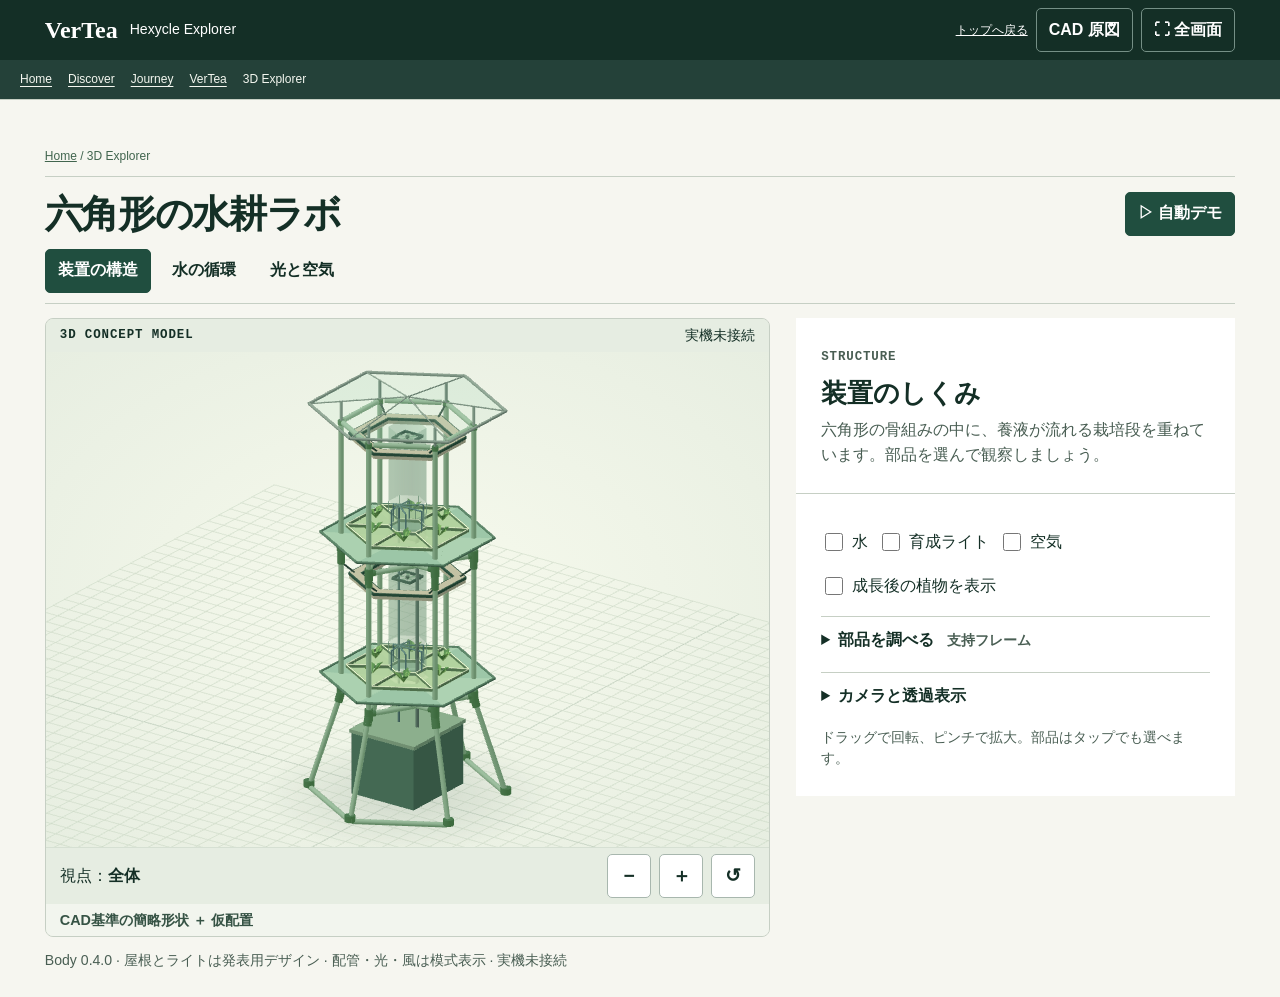
<file: public-site/explorer/index.html>
<!doctype html>
<html lang="ja">
<head>
  <meta charset="utf-8">
  <meta name="viewport" content="width=device-width,initial-scale=1">
  <title>Hexycle | 3D Explorer</title>
  <link rel="stylesheet" href="style.css"><style>.site-links a{color:inherit;text-underline-offset:3px}.site-links a:focus-visible{outline:2px solid #b2d9b7;outline-offset:3px}</style>
</head>
<body>
<header>
  <div class="brand"><b>VerTea</b><span>Hexycle Explorer</span></div>
  <div class="header-controls"><a href="/" target="_top" style="color:inherit;font-size:12px;white-space:nowrap">トップへ戻る</a><button id="cad">CAD 原図</button><button id="full">⛶ 全画面</button></div>
</header>
<nav class="site-links" aria-label="サイトナビゲーション" style="display:flex;gap:16px;flex-wrap:wrap;padding:10px 20px;background:#244139;color:#f4f7f0;font-size:12px"><a href="/" target="_top">Home</a><a href="/#discover" target="_top">Discover</a><a href="/journey/" target="_top">Journey</a><a href="/vertea/" target="_top">VerTea</a><span aria-current="page">3D Explorer</span></nav>
<main>
  <nav aria-label="パンくず" style="display:block;font-size:12px;margin:8px 0 14px;color:#41654e"><a href="/" target="_top" style="color:inherit">Home</a> / <span aria-current="page">3D Explorer</span></nav>
  <div class="title"><h1>六角形の水耕ラボ</h1><button id="demo" class="primary" aria-pressed="false">▷ 自動デモ</button></div>
  <nav aria-label="観察テーマ">
    <button data-mode="0">装置の構造</button><button data-mode="1">水の循環</button><button data-mode="2">光と空気</button>
  </nav>
  <div class="layout">
    <section class="lesson" aria-labelledby="heading">
      <small id="chapter"></small><h2 id="heading"></h2><p id="intro"></p>
      <div id="water-controls" hidden>
        <p id="step"></p>
        <div class="flows">
          <button id="play" aria-pressed="false">▷ 再生</button><button id="next">次の流路 →</button>
          <select id="speed" aria-label="循環の再生速度"><option value=".5">0.5×</option><option value="1" selected>1×</option><option value="2">2×</option></select>
        </div>
      </div>
    </section>
    <section class="stage" aria-label="3D観察エリア">
      <div class="stagehead"><b>3D CONCEPT MODEL</b><span>実機未接続</span></div>
      <div id="viewport" tabindex="0" aria-label="3Dモデル。矢印キーで回転、プラスとマイナスで拡大縮小、Homeで全体に戻す"></div>
      <div class="stagefoot"><span>視点：<b id="viewlabel">全体</b></span><div><button id="minus" aria-label="縮小">−</button><button id="plus" aria-label="拡大">＋</button><button id="reset" aria-label="全体に戻す">↺</button></div></div>
      <p id="annotation"></p>
    </section>
    <aside aria-label="モデルの表示と部品">
      <div id="specific"></div>
      <label class="check"><input id="mature" type="checkbox"> 成長後の植物を表示</label>
      <details id="part-panel">
        <summary>部品を調べる <b id="partTitle"></b></summary>
        <label for="part">観察する部品</label><select id="part"></select>
        <article><em id="status"></em><p id="details"></p></article>
      </details>
      <details><summary>カメラと透過表示</summary>
        <label for="preset">カメラの視点</label><select id="preset"><option>全体</option><option>上から</option><option>栽培段</option><option>タンク内部</option><option>屋根とライト</option></select>
        <label class="check"><input type="checkbox" id="xray"> 外装を透かす</label>
      </details>
      <p class="hint">ドラッグで回転、ピンチで拡大。部品はタップでも選べます。</p>
    </aside>
  </div>
  <footer>Body 0.4.0 · 屋根とライトは発表用デザイン · 配管・光・風は模式表示 · 実機未接続</footer>
</main>
<dialog aria-labelledby="cad-title"><h2 id="cad-title">作成途中の CAD 原図</h2><p>0.4.0 Body.f3d に保存されたプレビュー</p><img src="assets/CAD.png" alt="六角支柱、上下の支持材、下段の受け皿とタンク"><button id="close">閉じる</button></dialog>
<script src="vendor/three.min.js"></script><script src="model.js"></script><script src="app.js"></script>
</body>
</html>
</file>
<file: public-site/explorer/style.css>
:root {
  --ink: #142f26;
  --green: #204e3f;
  --muted: #495e53;
  --line: #c6cfc4;
  --paper: #f6f6f0;
  color: var(--ink);
  background: var(--paper);
  font: 16px/1.55 "Yu Gothic UI", Meiryo, sans-serif;
}
* { box-sizing: border-box; }
body, h1, h2, p { margin: 0; }
button, select, input { font: inherit; color: inherit; cursor: pointer; }
button, select { min-height: 44px; border: 1px solid #a8b7ae; border-radius: 5px; background: white; padding: 6px 12px; }
button, summary { font-weight: 650; }
button:hover:not(:disabled), select:hover:not(:disabled) { border-color: var(--green); }
:focus-visible { outline: 3px solid #ae6b10; outline-offset: 2px; }
button:disabled, select:disabled { cursor: default; opacity: .55; }
header, .brand, .header-controls, .title, nav, .flows, .stagehead, .stagefoot, .stagefoot div { display: flex; align-items: center; gap: 8px; }
header, .title, .stagehead, .stagefoot { justify-content: space-between; }
header { padding: 8px clamp(14px, 3.5vw, 58px); background: var(--ink); color: white; }
header button { color: white; background: transparent; border-color: #759086; }
.brand { gap: 12px; }
.brand b { font: bold 24px/1 Georgia, serif; }
.brand span { font-size: .88rem; }
main { max-width: 1536px; margin: auto; padding: clamp(16px, 2vw, 32px) clamp(14px, 3.5vw, 58px) 12px; }
.title { margin-bottom: 12px; flex-wrap: wrap; }
h1 { font-size: clamp(1.65rem, 3vw, 2.8rem); line-height: 1.2; letter-spacing: -.035em; }
.primary, nav button[aria-pressed=true], #play[aria-pressed=true] { background: var(--green); color: white; border-color: var(--green); }
nav { flex-wrap: wrap; margin-bottom: 14px; border-bottom: 1px solid var(--line); padding-bottom: 10px; }
nav button { background: transparent; border-color: transparent; }
.layout {
  display: grid;
  grid-template-columns: minmax(0, 1.65fr) minmax(310px, 1fr);
  grid-template-rows: auto 1fr;
  grid-template-areas: "stage lesson" "stage controls";
  gap: 0 clamp(16px, 2vw, 30px);
  align-items: start;
}
.stage { grid-area: stage; display: flex; flex-direction: column; overflow: hidden; border: 1px solid var(--line); border-radius: 8px; background: #eaf0e3; }
.stagehead, .stagefoot { background: #e6ede2; padding: 6px 14px; flex-wrap: wrap; }
.stagehead { font-size: .85rem; }
.stagehead b, #chapter { font: 700 .78rem/1.4 ui-monospace, monospace; letter-spacing: .07em; }
#viewport { position: relative; height: clamp(300px, 55svh, 720px); overflow: hidden; background: radial-gradient(ellipse at center,#f7faed,#e7eee1); cursor: grab; touch-action: none; }
#viewport:active { cursor: grabbing; }
#viewport:focus-visible { outline-offset: -4px; }
canvas, .fallback { display: block; width: 100%; height: 100%; }
.fallback { object-fit: contain; background: white; }
.stagefoot { border-top: 1px solid #d6e0d3; }
.stagefoot button { width: 44px; padding: 0; font-size: 1.2rem; }
#annotation { font-weight: 600; font-size: .9rem; padding: 5px 14px; color: #365345; background: #f2f5ee; }
.dark-room #viewport { background: radial-gradient(ellipse at center,#22333a,#101b23); }
.lesson { grid-area: lesson; }
aside { grid-area: controls; }
.lesson, aside { padding: clamp(15px, 2vw, 29px); background: white; }
.lesson { border-bottom: 1px solid var(--line); }
#chapter, .hint, footer, #intro { color: var(--muted); }
h2 { font-size: clamp(1.4rem, 2vw, 2rem); line-height: 1.35; margin: .3em 0; }
#step { font-size: 1.15rem; font-weight: 700; color: var(--green); margin: .8em 0 .4em; }
.flows, .check { flex-wrap: wrap; }
.check { display: inline-flex; align-items: center; gap: 6px; min-height: 44px; margin-right: 10px; cursor: pointer; }
input { width: 18px; height: 18px; accent-color: var(--green); }
.lighting-controls { margin-block: .5rem; padding: .5rem .8rem; background: #edf2ea; }
.lighting-controls p, footer, .hint { font-size: .88rem; }
details { border-top: 1px solid var(--line); margin-top: .5rem; }
summary { cursor: pointer; padding: 11px 0; min-height: 44px; }
summary b { font-size: .87em; color: var(--muted); margin-left: .6em; }
details label:not(.check) { display: block; margin: .6rem 0 .25rem; }
details select { width: 100%; }
article { margin: .75em 0; }
em { display: inline-block; background: #e9eee4; font-size: .87rem; font-style: normal; padding: .15em .4em; }
article p, .hint { margin-top: .5em; }
footer { padding-block: .8rem; }
dialog { border: 1px solid var(--line); border-radius: 8px; max-width: 94vw; max-height: 90dvh; }
dialog img { display: block; width: min(64vh, 75vw); height: auto; }
dialog::backdrop { background: #142f2688; }
body:fullscreen { overflow-y: auto; }
body:fullscreen .lesson, body:fullscreen aside, body:fullscreen nav, body:fullscreen #step { font-size: 1.35rem; }
body:fullscreen .stagehead, body:fullscreen #annotation { font-size: 1.125rem; }
@media (min-width: 901px) {
  body:fullscreen main { padding-block: 8px; }
  body:fullscreen #viewport { height: clamp(230px, calc(100dvh - 330px), 78vh); }
}
@media (max-width: 900px) {
  .layout { display: flex; flex-direction: column; gap: 12px; align-items: stretch; }
  .lesson, aside { padding: 14px 16px; }
  #viewport { height: clamp(230px, 40svh, 540px); }
}
@media (max-width: 480px) {
  .brand span { display: none; }
  nav { gap: 2px; }
  nav button { padding-inline: 9px; }
  .title { gap: 4px; }
  header, .stagehead, .stagefoot { gap: 4px; }
}
</file>
